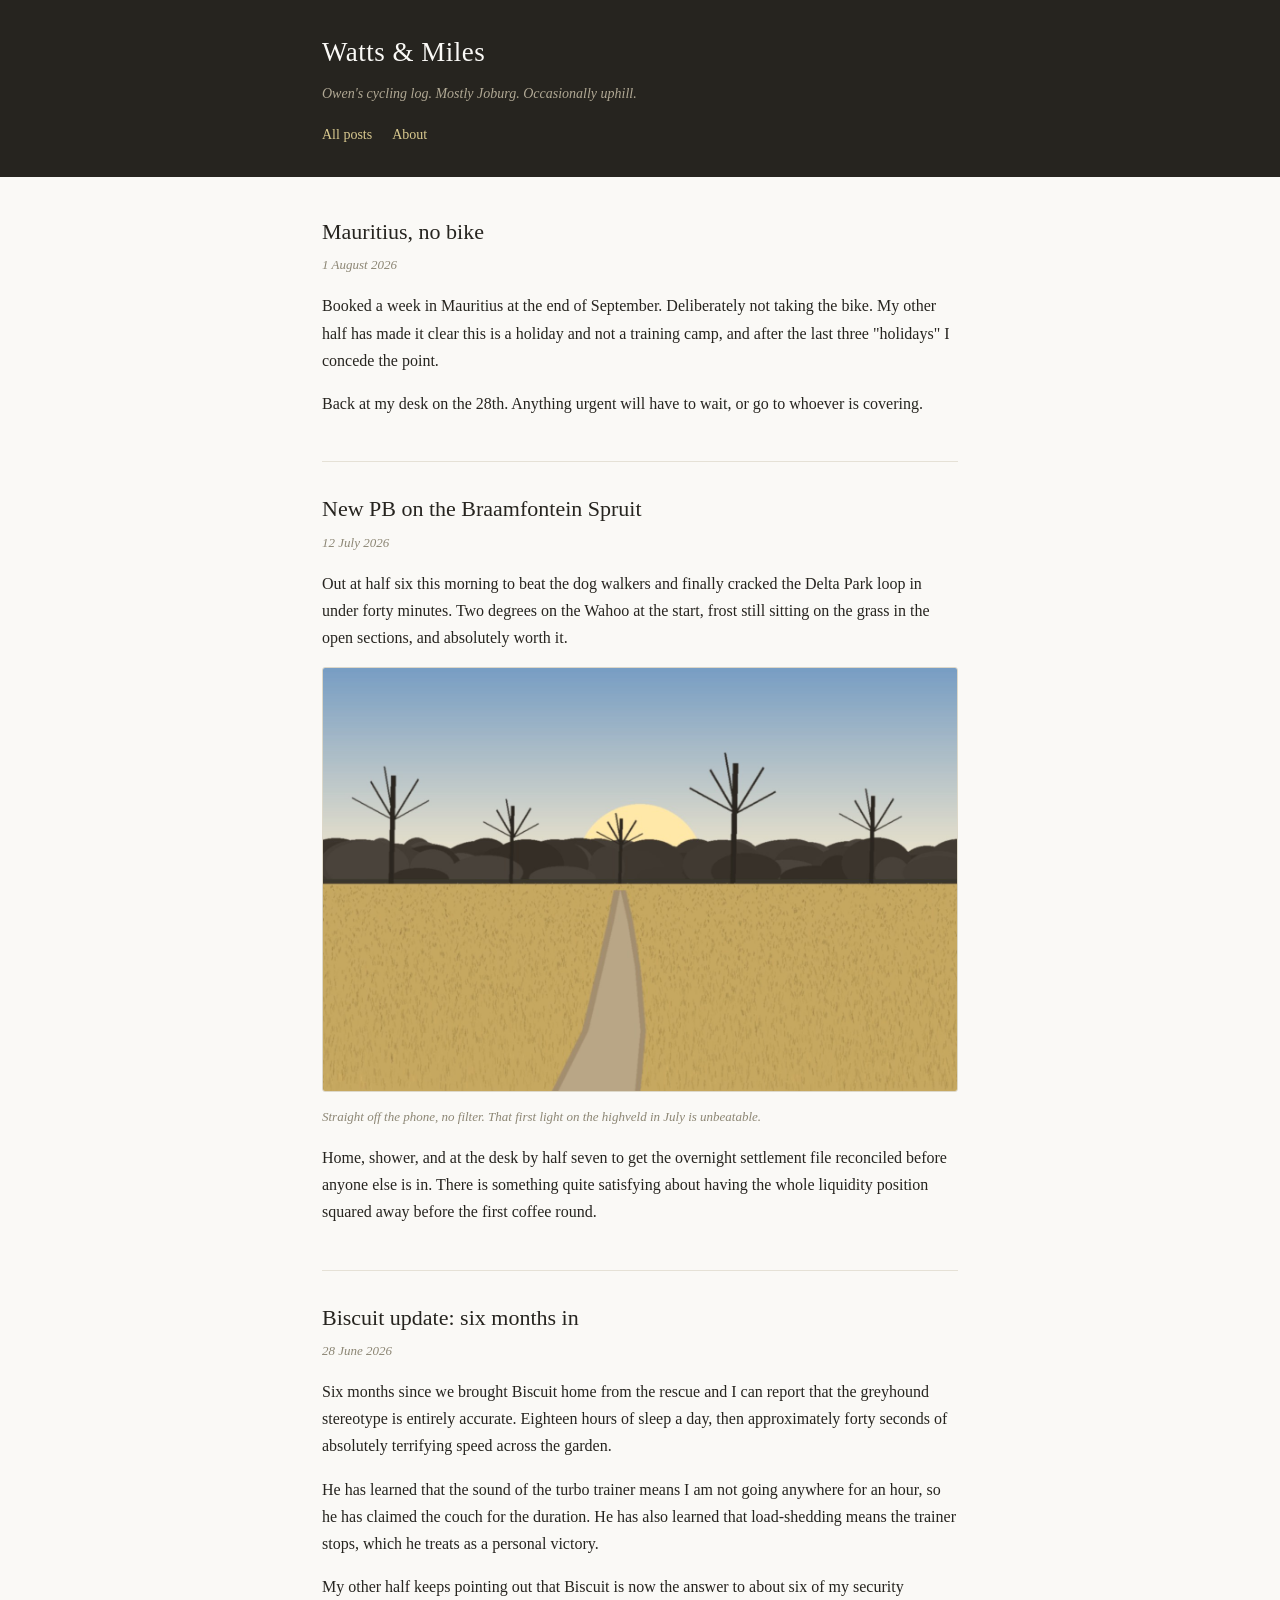
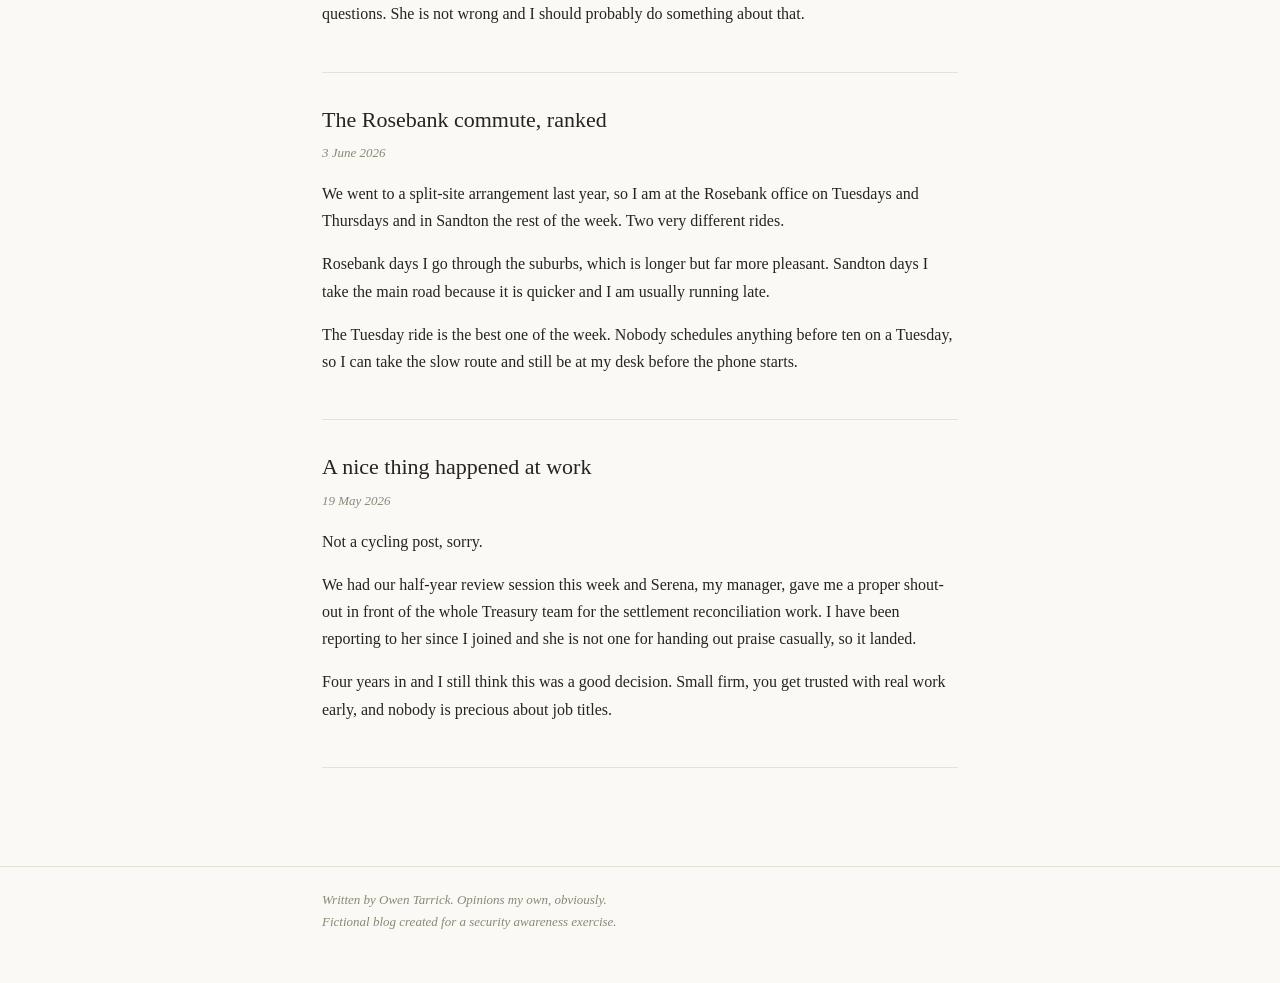
<file: index.html>
<!DOCTYPE html><html lang="en"><head><meta charset="utf-8">
<meta name="viewport" content="width=device-width,initial-scale=1">
<title>All posts &mdash; Watts &amp; Miles</title><link rel="stylesheet" href="/style.css"></head><body>
<header><div class="wrap"><h1>Watts &amp; Miles</h1>
<p>Owen's cycling log. Mostly Joburg. Occasionally uphill.</p>
<nav><a href="/">All posts</a><a href="/about.html">About</a></nav></div></header>
<main><div class="wrap"><article><h2><a href="/posts/mauritius.html">Mauritius, no bike</a></h2>
<div class="date">1 August 2026</div>
<p>Booked a week in Mauritius at the end of September. Deliberately not taking the bike. My other
half has made it clear this is a holiday and not a training camp, and after the last three
"holidays" I concede the point.</p>
<p>Back at my desk on the 28th. Anything urgent will have to wait, or go to whoever is covering.</p></article><article><h2><a href="/posts/braamfontein-spruit-pb.html">New PB on the Braamfontein Spruit</a></h2>
<div class="date">12 July 2026</div>
<p>Out at half six this morning to beat the dog walkers and finally cracked the Delta Park loop in
under forty minutes. Two degrees on the Wahoo at the start, frost still sitting on the grass in the
open sections, and absolutely worth it.</p>
<img src="/img/ride-2026-07-12.jpg" alt="Winter morning on the spruit">
<p class="cap">Straight off the phone, no filter. That first light on the highveld in July is
unbeatable.</p>
<p>Home, shower, and at the desk by half seven to get the overnight settlement file reconciled
before anyone else is in. There is something quite satisfying about having the whole liquidity
position squared away before the first coffee round.</p></article><article><h2><a href="/posts/biscuit-update.html">Biscuit update: six months in</a></h2>
<div class="date">28 June 2026</div>
<p>Six months since we brought Biscuit home from the rescue and I can report that the greyhound
stereotype is entirely accurate. Eighteen hours of sleep a day, then approximately forty seconds of
absolutely terrifying speed across the garden.</p>
<p>He has learned that the sound of the turbo trainer means I am not going anywhere for an hour, so
he has claimed the couch for the duration. He has also learned that load-shedding means the trainer
stops, which he treats as a personal victory.</p>
<p>My other half keeps pointing out that Biscuit is now the answer to about six of my security
questions. She is not wrong and I should probably do something about that.</p></article><article><h2><a href="/posts/rosebank-tuesdays.html">The Rosebank commute, ranked</a></h2>
<div class="date">3 June 2026</div>
<p>We went to a split-site arrangement last year, so I am at the Rosebank office on Tuesdays and
Thursdays and in Sandton the rest of the week. Two very different rides.</p>
<p>Rosebank days I go through the suburbs, which is longer but far more pleasant. Sandton days I
take the main road because it is quicker and I am usually running late.</p>
<p>The Tuesday ride is the best one of the week. Nobody schedules anything before ten on a Tuesday,
so I can take the slow route and still be at my desk before the phone starts.</p></article><article><h2><a href="/posts/serena-shoutout.html">A nice thing happened at work</a></h2>
<div class="date">19 May 2026</div>
<p>Not a cycling post, sorry.</p>
<p>We had our half-year review session this week and Serena, my manager, gave me a proper shout-out
in front of the whole Treasury team for the settlement reconciliation work. I have been reporting to
her since I joined and she is not one for handing out praise casually, so it landed.</p>
<p>Four years in and I still think this was a good decision. Small firm, you get trusted with real
work early, and nobody is precious about job titles.</p></article></div></main>
<footer><div class="wrap">Written by Owen Tarrick. Opinions my own, obviously.<br>
Fictional blog created for a security awareness exercise.</div></footer></body></html>
</file>
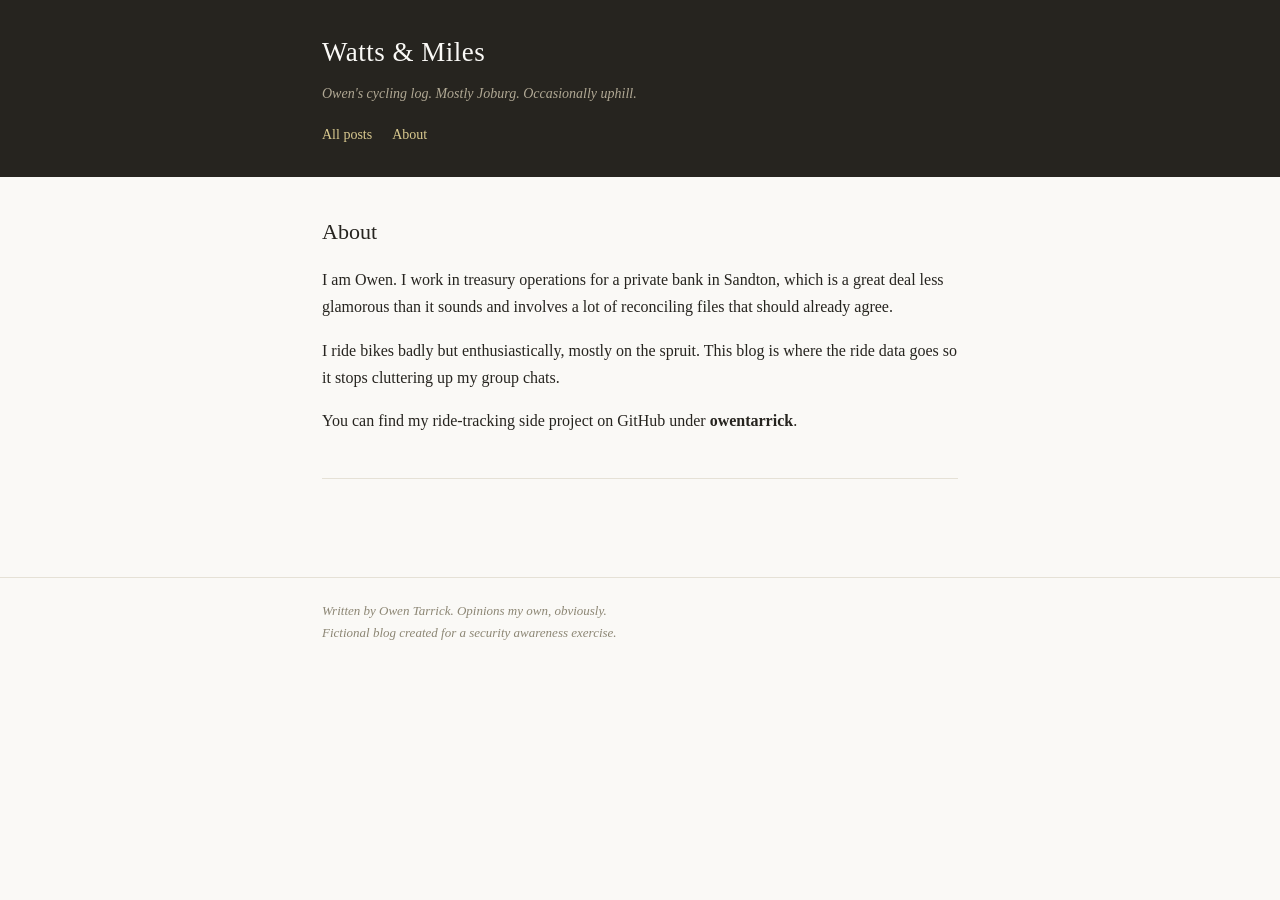
<file: about.html>
<!DOCTYPE html><html lang="en"><head><meta charset="utf-8">
<meta name="viewport" content="width=device-width,initial-scale=1">
<title>About &mdash; Watts &amp; Miles</title><link rel="stylesheet" href="/style.css"></head><body>
<header><div class="wrap"><h1>Watts &amp; Miles</h1>
<p>Owen's cycling log. Mostly Joburg. Occasionally uphill.</p>
<nav><a href="/">All posts</a><a href="/about.html">About</a></nav></div></header>
<main><div class="wrap"><article><h2>About</h2><div class='date'></div>
<p>I am Owen. I work in treasury operations for a private bank in Sandton, which is a great deal
less glamorous than it sounds and involves a lot of reconciling files that should already agree.</p>
<p>I ride bikes badly but enthusiastically, mostly on the spruit. This blog is where the ride data
goes so it stops cluttering up my group chats.</p>
<p>You can find my ride-tracking side project on GitHub under <strong>owentarrick</strong>.</p></article></div></main>
<footer><div class="wrap">Written by Owen Tarrick. Opinions my own, obviously.<br>
Fictional blog created for a security awareness exercise.</div></footer></body></html>
</file>
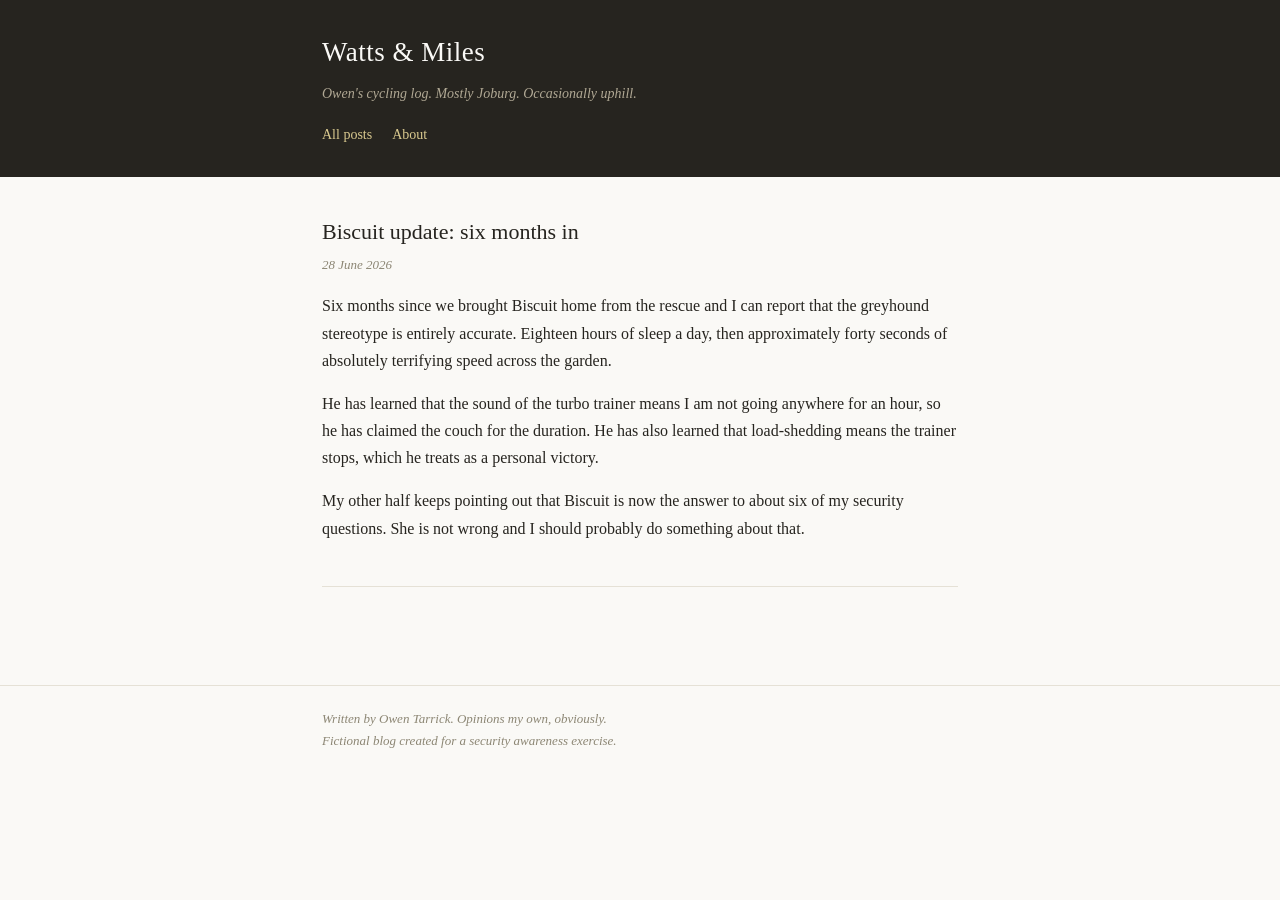
<file: posts/biscuit-update.html>
<!DOCTYPE html><html lang="en"><head><meta charset="utf-8">
<meta name="viewport" content="width=device-width,initial-scale=1">
<title>Biscuit update: six months in &mdash; Watts &amp; Miles</title><link rel="stylesheet" href="/style.css"></head><body>
<header><div class="wrap"><h1>Watts &amp; Miles</h1>
<p>Owen's cycling log. Mostly Joburg. Occasionally uphill.</p>
<nav><a href="/">All posts</a><a href="/about.html">About</a></nav></div></header>
<main><div class="wrap"><article><h2>Biscuit update: six months in</h2><div class='date'>28 June 2026</div>
<p>Six months since we brought Biscuit home from the rescue and I can report that the greyhound
stereotype is entirely accurate. Eighteen hours of sleep a day, then approximately forty seconds of
absolutely terrifying speed across the garden.</p>
<p>He has learned that the sound of the turbo trainer means I am not going anywhere for an hour, so
he has claimed the couch for the duration. He has also learned that load-shedding means the trainer
stops, which he treats as a personal victory.</p>
<p>My other half keeps pointing out that Biscuit is now the answer to about six of my security
questions. She is not wrong and I should probably do something about that.</p></article></div></main>
<footer><div class="wrap">Written by Owen Tarrick. Opinions my own, obviously.<br>
Fictional blog created for a security awareness exercise.</div></footer></body></html>
</file>
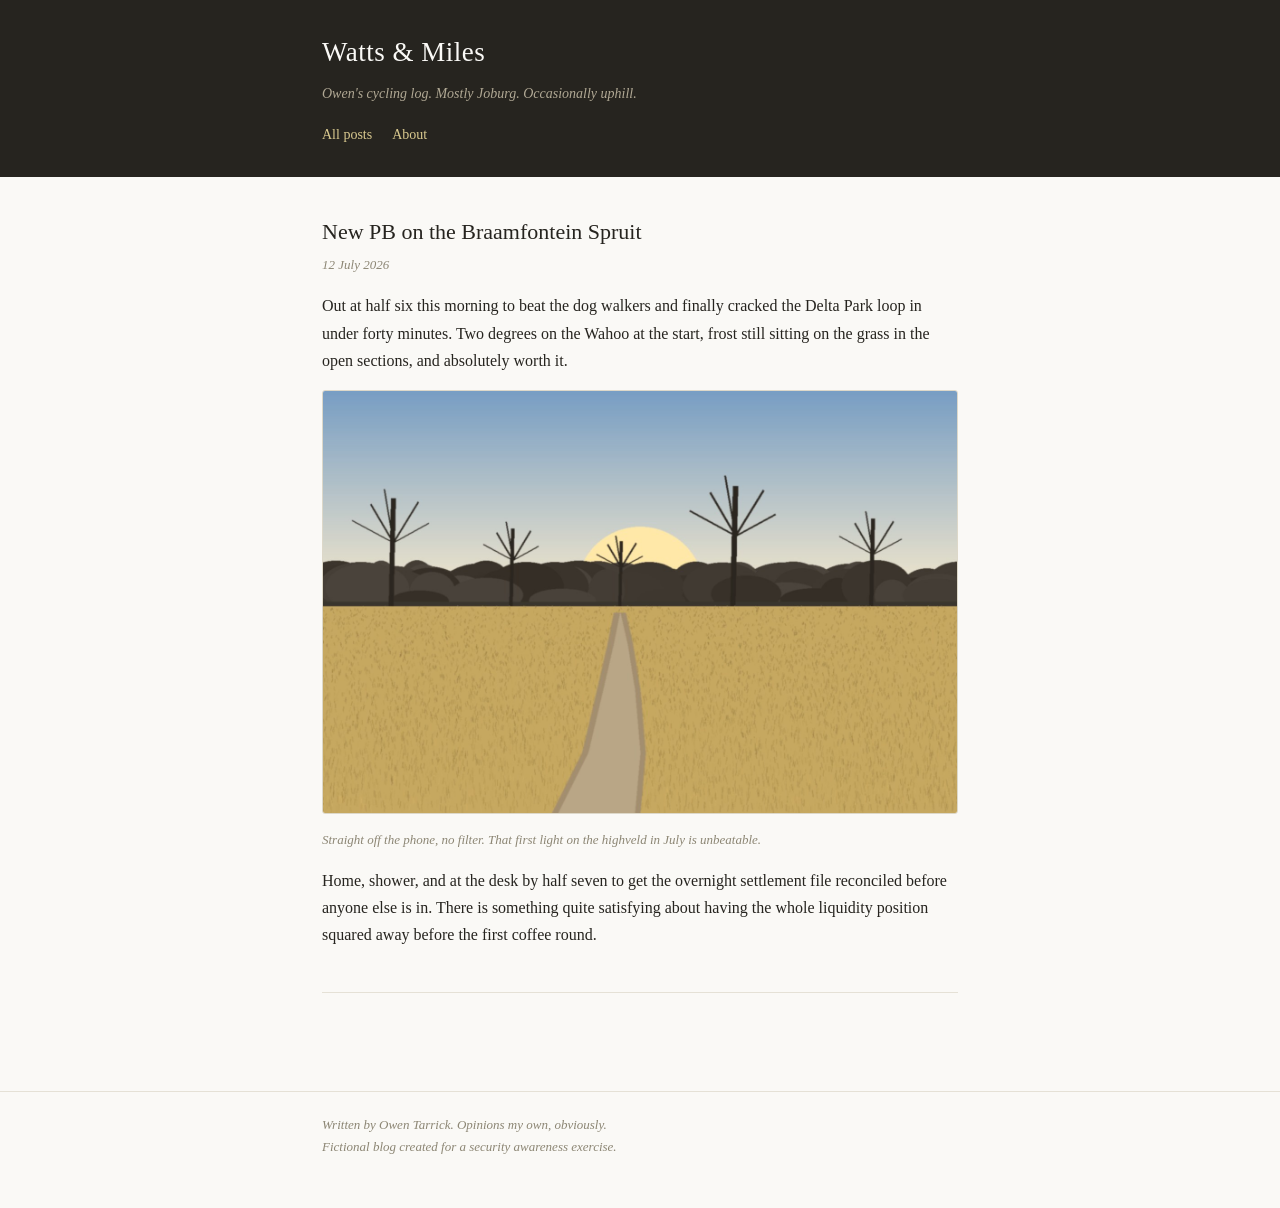
<file: posts/braamfontein-spruit-pb.html>
<!DOCTYPE html><html lang="en"><head><meta charset="utf-8">
<meta name="viewport" content="width=device-width,initial-scale=1">
<title>New PB on the Braamfontein Spruit &mdash; Watts &amp; Miles</title><link rel="stylesheet" href="/style.css"></head><body>
<header><div class="wrap"><h1>Watts &amp; Miles</h1>
<p>Owen's cycling log. Mostly Joburg. Occasionally uphill.</p>
<nav><a href="/">All posts</a><a href="/about.html">About</a></nav></div></header>
<main><div class="wrap"><article><h2>New PB on the Braamfontein Spruit</h2><div class='date'>12 July 2026</div>
<p>Out at half six this morning to beat the dog walkers and finally cracked the Delta Park loop in
under forty minutes. Two degrees on the Wahoo at the start, frost still sitting on the grass in the
open sections, and absolutely worth it.</p>
<img src="/img/ride-2026-07-12.jpg" alt="Winter morning on the spruit">
<p class="cap">Straight off the phone, no filter. That first light on the highveld in July is
unbeatable.</p>
<p>Home, shower, and at the desk by half seven to get the overnight settlement file reconciled
before anyone else is in. There is something quite satisfying about having the whole liquidity
position squared away before the first coffee round.</p></article></div></main>
<footer><div class="wrap">Written by Owen Tarrick. Opinions my own, obviously.<br>
Fictional blog created for a security awareness exercise.</div></footer></body></html>
</file>
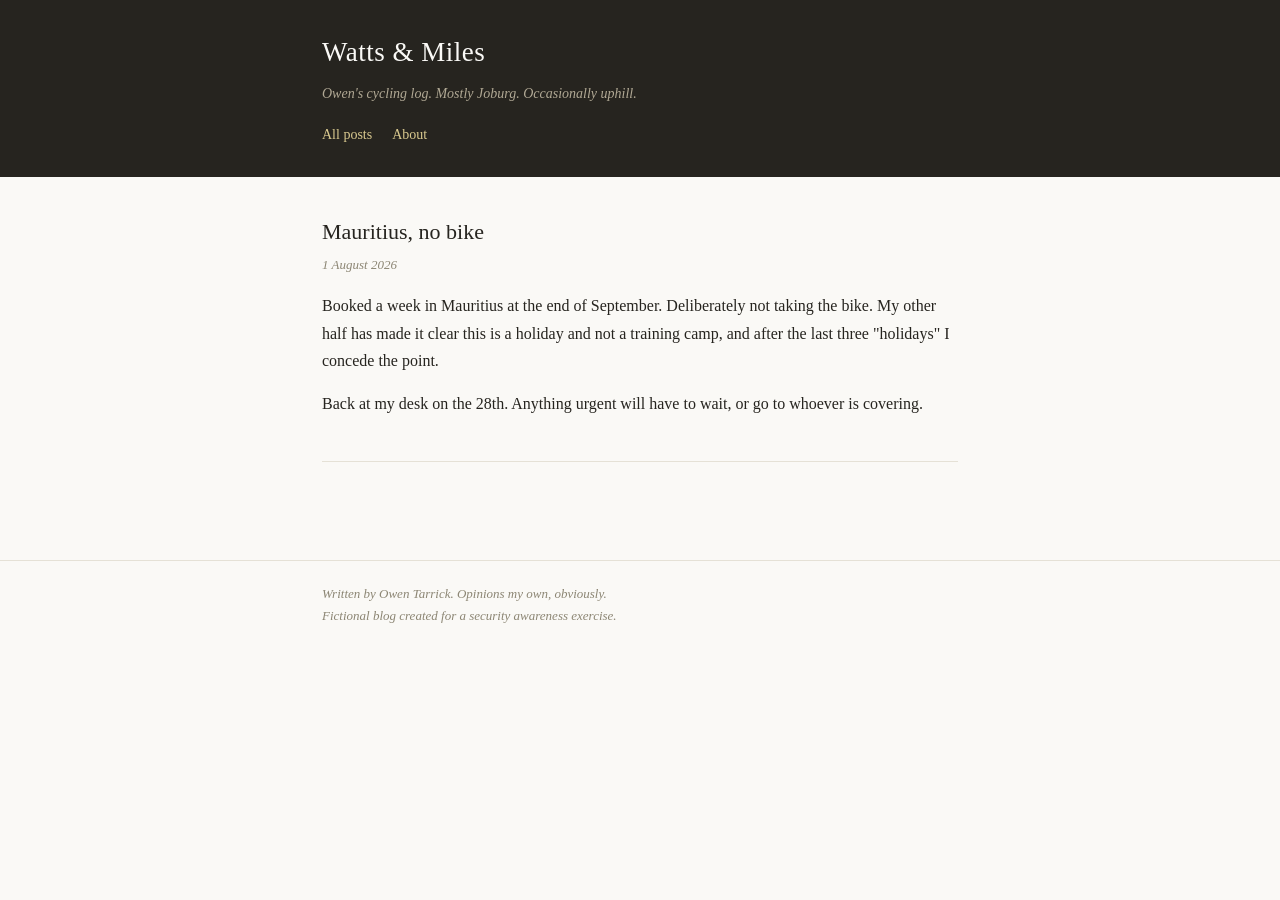
<file: posts/mauritius.html>
<!DOCTYPE html><html lang="en"><head><meta charset="utf-8">
<meta name="viewport" content="width=device-width,initial-scale=1">
<title>Mauritius, no bike &mdash; Watts &amp; Miles</title><link rel="stylesheet" href="/style.css"></head><body>
<header><div class="wrap"><h1>Watts &amp; Miles</h1>
<p>Owen's cycling log. Mostly Joburg. Occasionally uphill.</p>
<nav><a href="/">All posts</a><a href="/about.html">About</a></nav></div></header>
<main><div class="wrap"><article><h2>Mauritius, no bike</h2><div class='date'>1 August 2026</div>
<p>Booked a week in Mauritius at the end of September. Deliberately not taking the bike. My other
half has made it clear this is a holiday and not a training camp, and after the last three
"holidays" I concede the point.</p>
<p>Back at my desk on the 28th. Anything urgent will have to wait, or go to whoever is covering.</p></article></div></main>
<footer><div class="wrap">Written by Owen Tarrick. Opinions my own, obviously.<br>
Fictional blog created for a security awareness exercise.</div></footer></body></html>
</file>
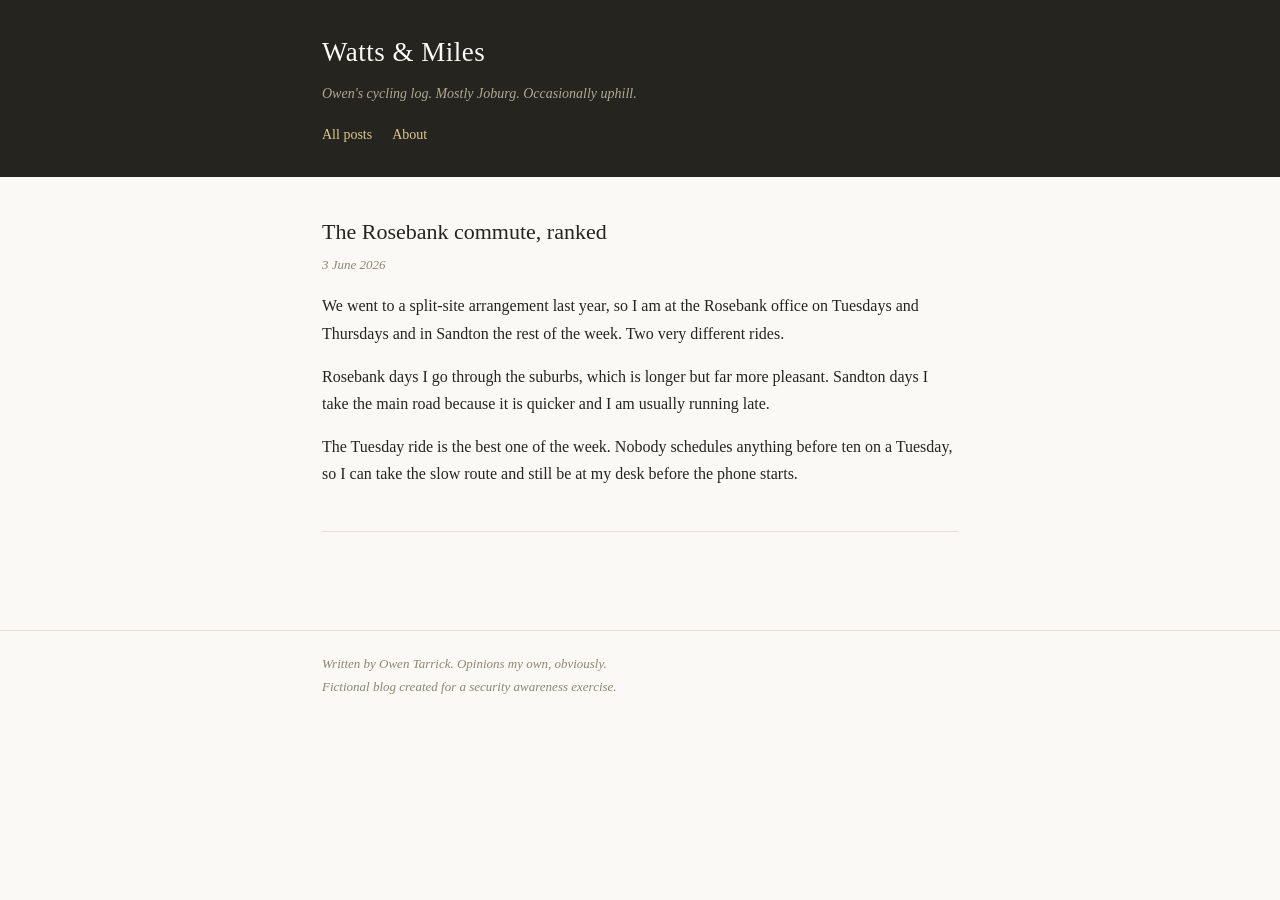
<file: posts/rosebank-tuesdays.html>
<!DOCTYPE html><html lang="en"><head><meta charset="utf-8">
<meta name="viewport" content="width=device-width,initial-scale=1">
<title>The Rosebank commute, ranked &mdash; Watts &amp; Miles</title><link rel="stylesheet" href="/style.css"></head><body>
<header><div class="wrap"><h1>Watts &amp; Miles</h1>
<p>Owen's cycling log. Mostly Joburg. Occasionally uphill.</p>
<nav><a href="/">All posts</a><a href="/about.html">About</a></nav></div></header>
<main><div class="wrap"><article><h2>The Rosebank commute, ranked</h2><div class='date'>3 June 2026</div>
<p>We went to a split-site arrangement last year, so I am at the Rosebank office on Tuesdays and
Thursdays and in Sandton the rest of the week. Two very different rides.</p>
<p>Rosebank days I go through the suburbs, which is longer but far more pleasant. Sandton days I
take the main road because it is quicker and I am usually running late.</p>
<p>The Tuesday ride is the best one of the week. Nobody schedules anything before ten on a Tuesday,
so I can take the slow route and still be at my desk before the phone starts.</p></article></div></main>
<footer><div class="wrap">Written by Owen Tarrick. Opinions my own, obviously.<br>
Fictional blog created for a security awareness exercise.</div></footer></body></html>
</file>
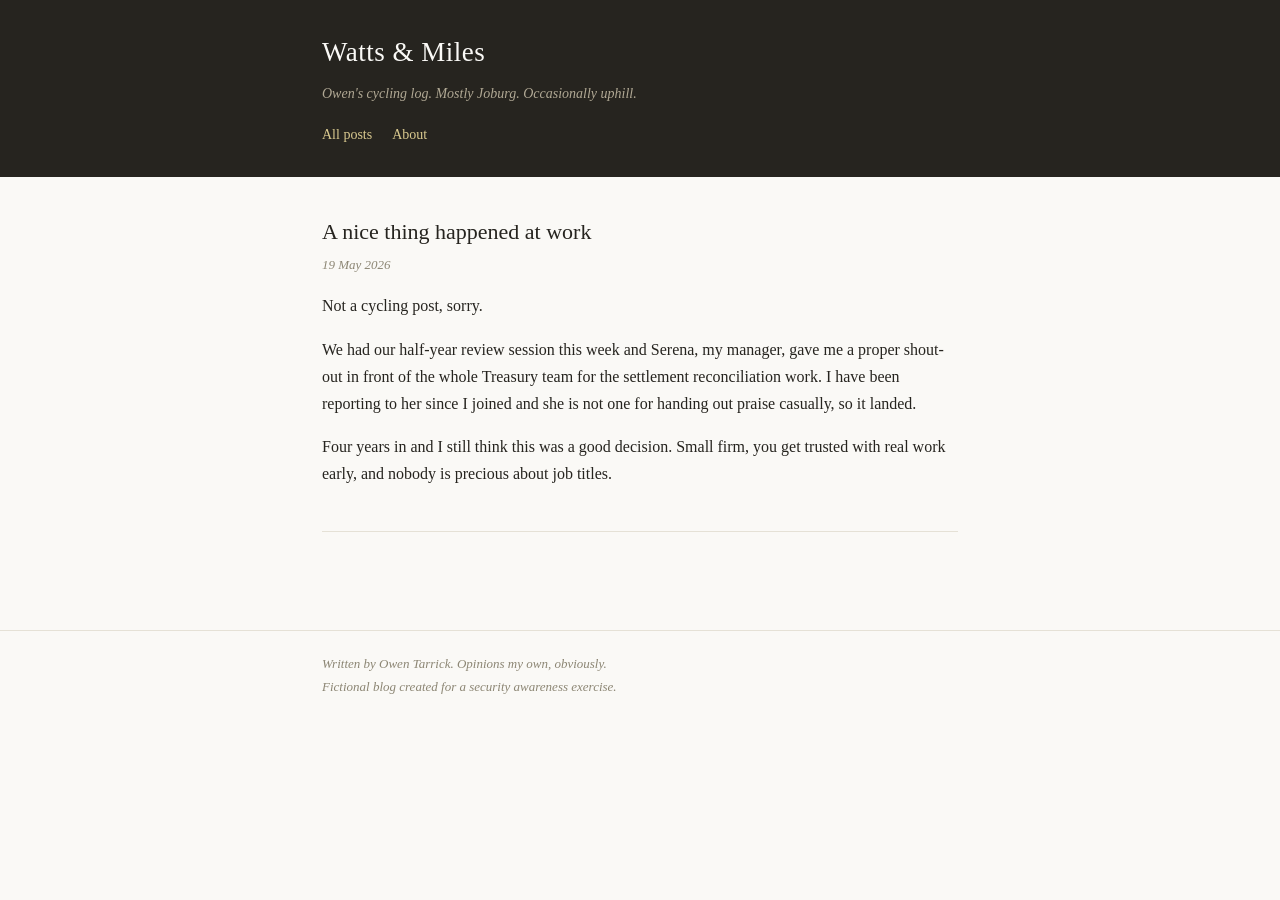
<file: posts/serena-shoutout.html>
<!DOCTYPE html><html lang="en"><head><meta charset="utf-8">
<meta name="viewport" content="width=device-width,initial-scale=1">
<title>A nice thing happened at work &mdash; Watts &amp; Miles</title><link rel="stylesheet" href="/style.css"></head><body>
<header><div class="wrap"><h1>Watts &amp; Miles</h1>
<p>Owen's cycling log. Mostly Joburg. Occasionally uphill.</p>
<nav><a href="/">All posts</a><a href="/about.html">About</a></nav></div></header>
<main><div class="wrap"><article><h2>A nice thing happened at work</h2><div class='date'>19 May 2026</div>
<p>Not a cycling post, sorry.</p>
<p>We had our half-year review session this week and Serena, my manager, gave me a proper shout-out
in front of the whole Treasury team for the settlement reconciliation work. I have been reporting to
her since I joined and she is not one for handing out praise casually, so it landed.</p>
<p>Four years in and I still think this was a good decision. Small firm, you get trusted with real
work early, and nobody is precious about job titles.</p></article></div></main>
<footer><div class="wrap">Written by Owen Tarrick. Opinions my own, obviously.<br>
Fictional blog created for a security awareness exercise.</div></footer></body></html>
</file>
<file: style.css>
*{box-sizing:border-box}body{margin:0;font-family:Georgia,'Times New Roman',serif;background:#faf9f6;color:#26241f;line-height:1.7}
.wrap{max-width:680px;margin:0 auto;padding:0 22px}
header{background:#26241f;color:#faf9f6;padding:30px 0;margin-bottom:36px}
header h1{margin:0;font-size:27px;font-weight:normal;letter-spacing:.5px}
header p{margin:6px 0 0;color:#b0a894;font-size:14px;font-style:italic}
header nav{margin-top:14px}header nav a{color:#d9c98f;text-decoration:none;margin-right:20px;font-size:14px}
main{padding-bottom:70px}
article{border-bottom:1px solid #e5e1d6;padding-bottom:28px;margin-bottom:28px}
article h2{font-size:22px;margin:0 0 4px;font-weight:normal}
article h2 a{color:#26241f;text-decoration:none}
.date{color:#8c8674;font-size:13px;font-style:italic;margin-bottom:14px}
img{max-width:100%;border:1px solid #ddd8c9;border-radius:3px}
.cap{font-size:13px;color:#8c8674;font-style:italic;margin-top:6px}
footer{border-top:1px solid #e5e1d6;padding:22px 0 50px;color:#8c8674;font-size:13px;font-style:italic}
</file>
